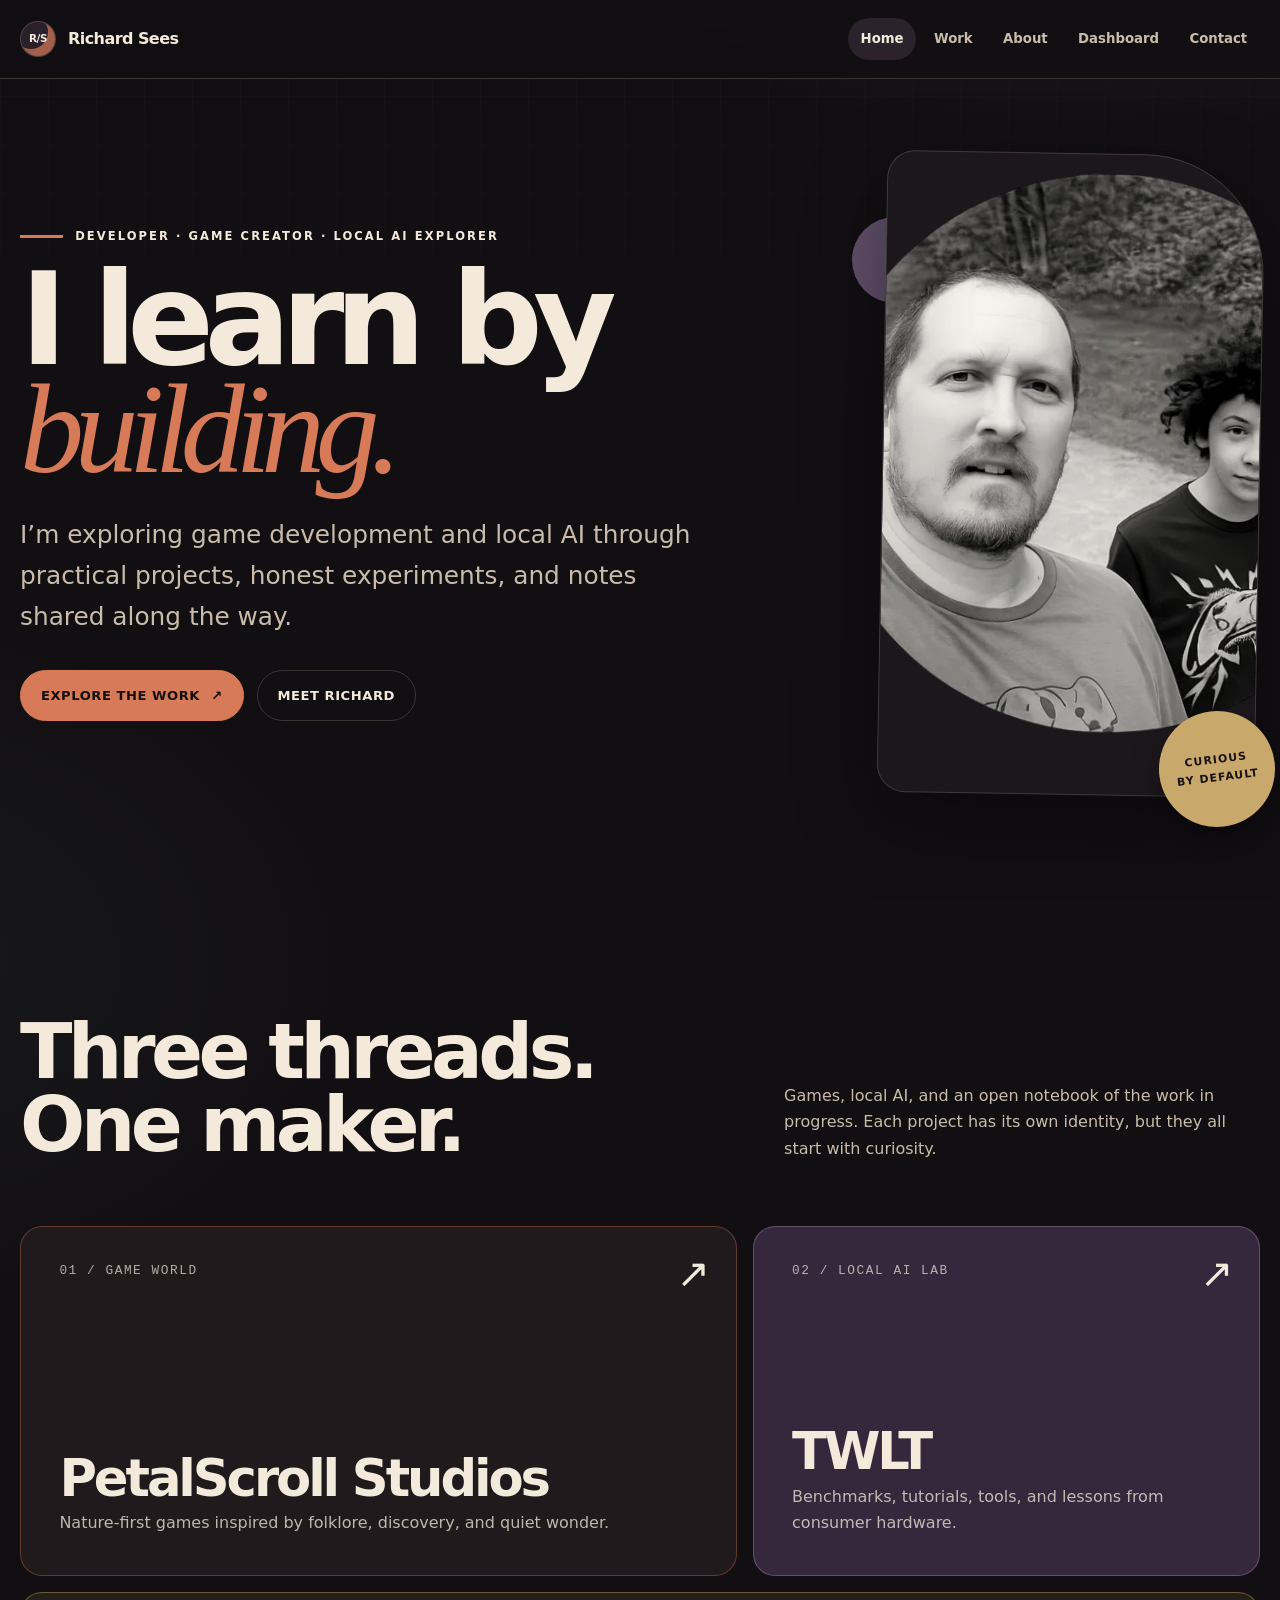
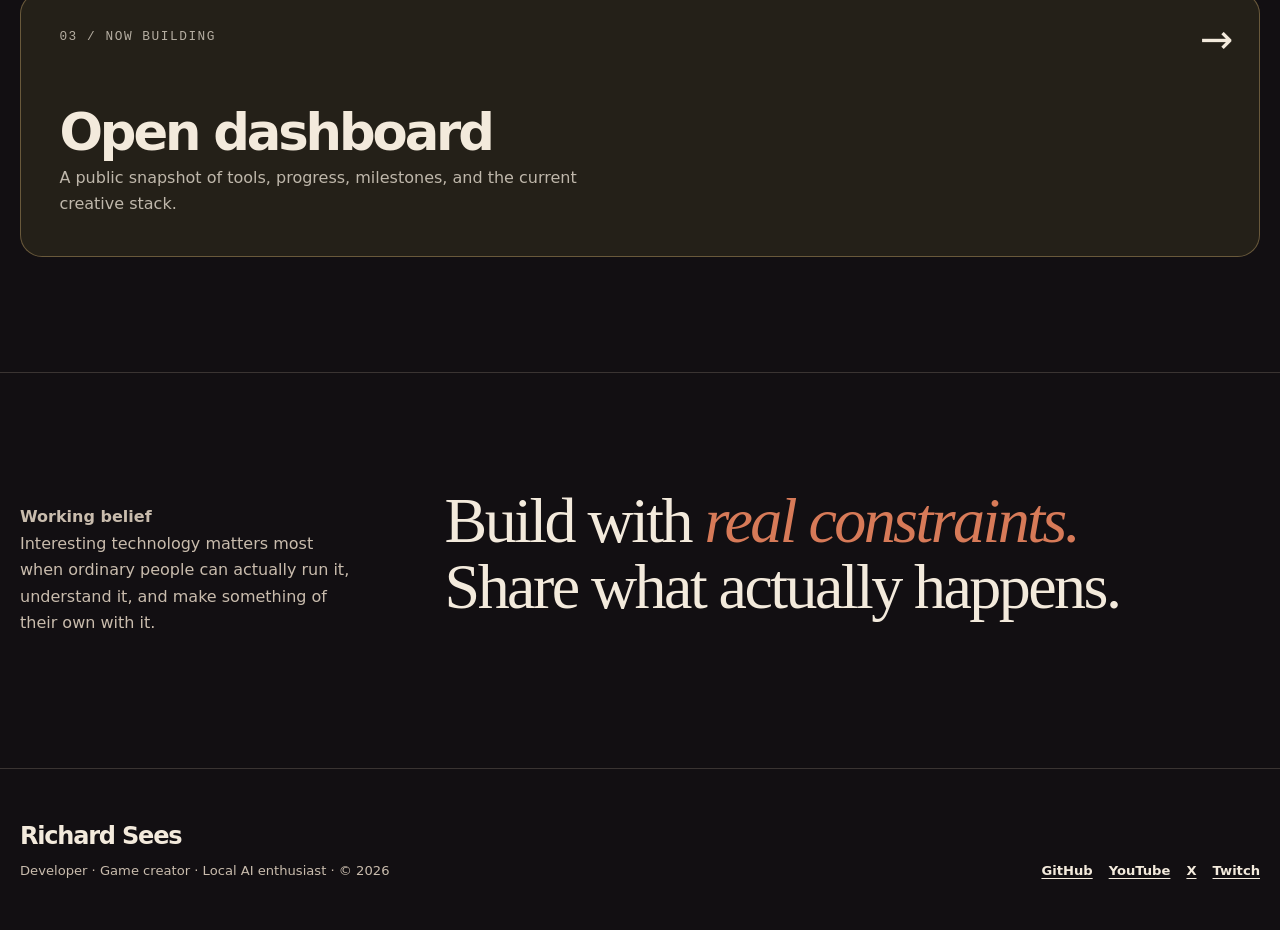
<file: index.html>
<!doctype html>
<html lang="en">
<head>
    <meta charset="utf-8"><meta name="viewport" content="width=device-width, initial-scale=1">
    <meta name="description" content="Richard Sees — developer, game creator, and local AI enthusiast building practical, imaginative things.">
    <!-- SOCIAL-METADATA:START -->
    <link rel="canonical" href="https://richard-sees.github.io/mainsite/">
    <meta property="og:title" content="Richard Sees — Developer, Game Creator & Local AI Enthusiast">
    <meta property="og:description" content="Richard Sees — developer, game creator, and local AI enthusiast building practical, imaginative things.">
    <meta property="og:type" content="website">
    <meta property="og:url" content="https://richard-sees.github.io/mainsite/">
    <meta property="og:image" content="https://richard-sees.github.io/mainsite/assets/share-card.webp">
    <meta property="og:image:width" content="1200">
    <meta property="og:image:height" content="630">
    <meta property="og:image:alt" content="Richard Sees — developer, game creator, and local AI enthusiast">
    <meta name="twitter:card" content="summary_large_image">
    <meta name="twitter:title" content="Richard Sees — Developer, Game Creator & Local AI Enthusiast">
    <meta name="twitter:description" content="Richard Sees — developer, game creator, and local AI enthusiast building practical, imaginative things.">
    <meta name="twitter:image" content="https://richard-sees.github.io/mainsite/assets/share-card.webp">
    <meta name="twitter:image:alt" content="Richard Sees — developer, game creator, and local AI enthusiast">
    <!-- SOCIAL-METADATA:END -->
    <title>Richard Sees — Developer, Game Creator & Local AI Enthusiast</title>
    <link rel="icon" href="favicon.ico"><link rel="stylesheet" href="css/site.css">
</head>
<body data-page="home" data-root=".">
    <a class="skip-link" href="#main">Skip to content</a><!-- STATIC-SHELL:HEADER:START -->
    <header class="site-header">
        <nav class="shell nav" aria-label="Primary navigation">
            <a class="brand" href="./index.html" aria-label="Richard Sees home"><span class="brand-mark" aria-hidden="true">R/S</span><span>Richard Sees</span></a>
            <button class="nav-toggle" type="button" aria-expanded="false" aria-controls="site-nav" aria-label="Open navigation">
                <span></span><span></span><span></span>
            </button>
            <ul class="nav-links" id="site-nav"><li><a href="./index.html" aria-current="page">Home</a></li><li><a href="./portfolio.html">Work</a></li><li><a href="./about.html">About</a></li><li><a href="./dashboard.html">Dashboard</a></li><li><a href="./contact.html">Contact</a></li></ul>
        </nav>
    </header>
    <!-- STATIC-SHELL:HEADER:END -->
    <main id="main">
        <section class="hero">
            <div class="shell hero-grid">
                <div class="hero-copy reveal">
                    <p class="eyebrow">Developer · Game creator · Local AI explorer</p>
                    <h1 class="display">I learn by <em>building.</em></h1>
                    <p class="lede">I’m exploring game development and local AI through practical projects, honest experiments, and notes shared along the way.</p>
                    <div class="hero-actions"><a class="button" href="portfolio.html">Explore the work <span aria-hidden="true">↗</span></a><a class="button secondary" href="about.html">Meet Richard</a></div>
                </div>
                <div class="hero-portrait reveal">
                    <span class="portrait-dot" aria-hidden="true"></span>
                    <div class="portrait-frame"><img src="assets/portrait-640.webp" srcset="assets/portrait-640.webp 640w, assets/portrait-960.webp 960w" sizes="(max-width: 900px) 92vw, 540px" alt="Richard outdoors with his son" width="640" height="640" fetchpriority="high" decoding="async"></div>
                    <span class="portrait-stamp">Curious by default</span>
                </div>
            </div>
        </section>

        <section class="section">
            <div class="shell">
                <div class="section-intro reveal"><h2 class="section-title">Three threads.<br>One maker.</h2><p>Games, local AI, and an open notebook of the work in progress. Each project has its own identity, but they all start with curiosity.</p></div>
                <div class="project-grid">
                    <a class="project-card reveal" href="https://petalscroll-studios.github.io/mainsite/index.html"><span class="project-number">01 / GAME WORLD</span><span class="project-arrow" aria-hidden="true">↗</span><div><h3>PetalScroll Studios</h3><p>Nature-first games inspired by folklore, discovery, and quiet wonder.</p></div></a>
                    <a class="project-card reveal" href="https://twlt-today-we-learn-together.github.io/mainsite/index.html"><span class="project-number">02 / LOCAL AI LAB</span><span class="project-arrow" aria-hidden="true">↗</span><div><h3>TWLT</h3><p>Benchmarks, tutorials, tools, and lessons from consumer hardware.</p></div></a>
                    <a class="project-card reveal" href="dashboard.html"><span class="project-number">03 / NOW BUILDING</span><span class="project-arrow" aria-hidden="true">→</span><div><h3>Open dashboard</h3><p>A public snapshot of tools, progress, milestones, and the current creative stack.</p></div></a>
                </div>
            </div>
        </section>

        <section class="section">
            <div class="shell quote-block reveal">
                <p class="quote-note"><strong>Working belief</strong><br>Interesting technology matters most when ordinary people can actually run it, understand it, and make something of their own with it.</p>
                <blockquote>Build with <em>real constraints.</em><br>Share what actually happens.</blockquote>
            </div>
        </section>
    </main>
    <!-- STATIC-SHELL:FOOTER:START -->
    <footer class="site-footer">
        <div class="shell footer-grid">
            <div><div class="footer-brand">Richard Sees</div><p class="footer-copy">Developer · Game creator · Local AI enthusiast · © 2026</p></div>
            <div class="footer-links"><a href="https://github.com/richard-sees" target="_blank" rel="noopener">GitHub</a><a href="https://www.youtube.com/@TWLT-LocalAIEdition" target="_blank" rel="noopener">YouTube</a><a href="https://x.com/richiesees" target="_blank" rel="noopener">X</a><a href="https://www.twitch.tv/richiesees" target="_blank" rel="noopener">Twitch</a></div>
        </div>
    </footer>
    <!-- STATIC-SHELL:FOOTER:END --><script src="js/site.js"></script>
</body>
</html>
</file>
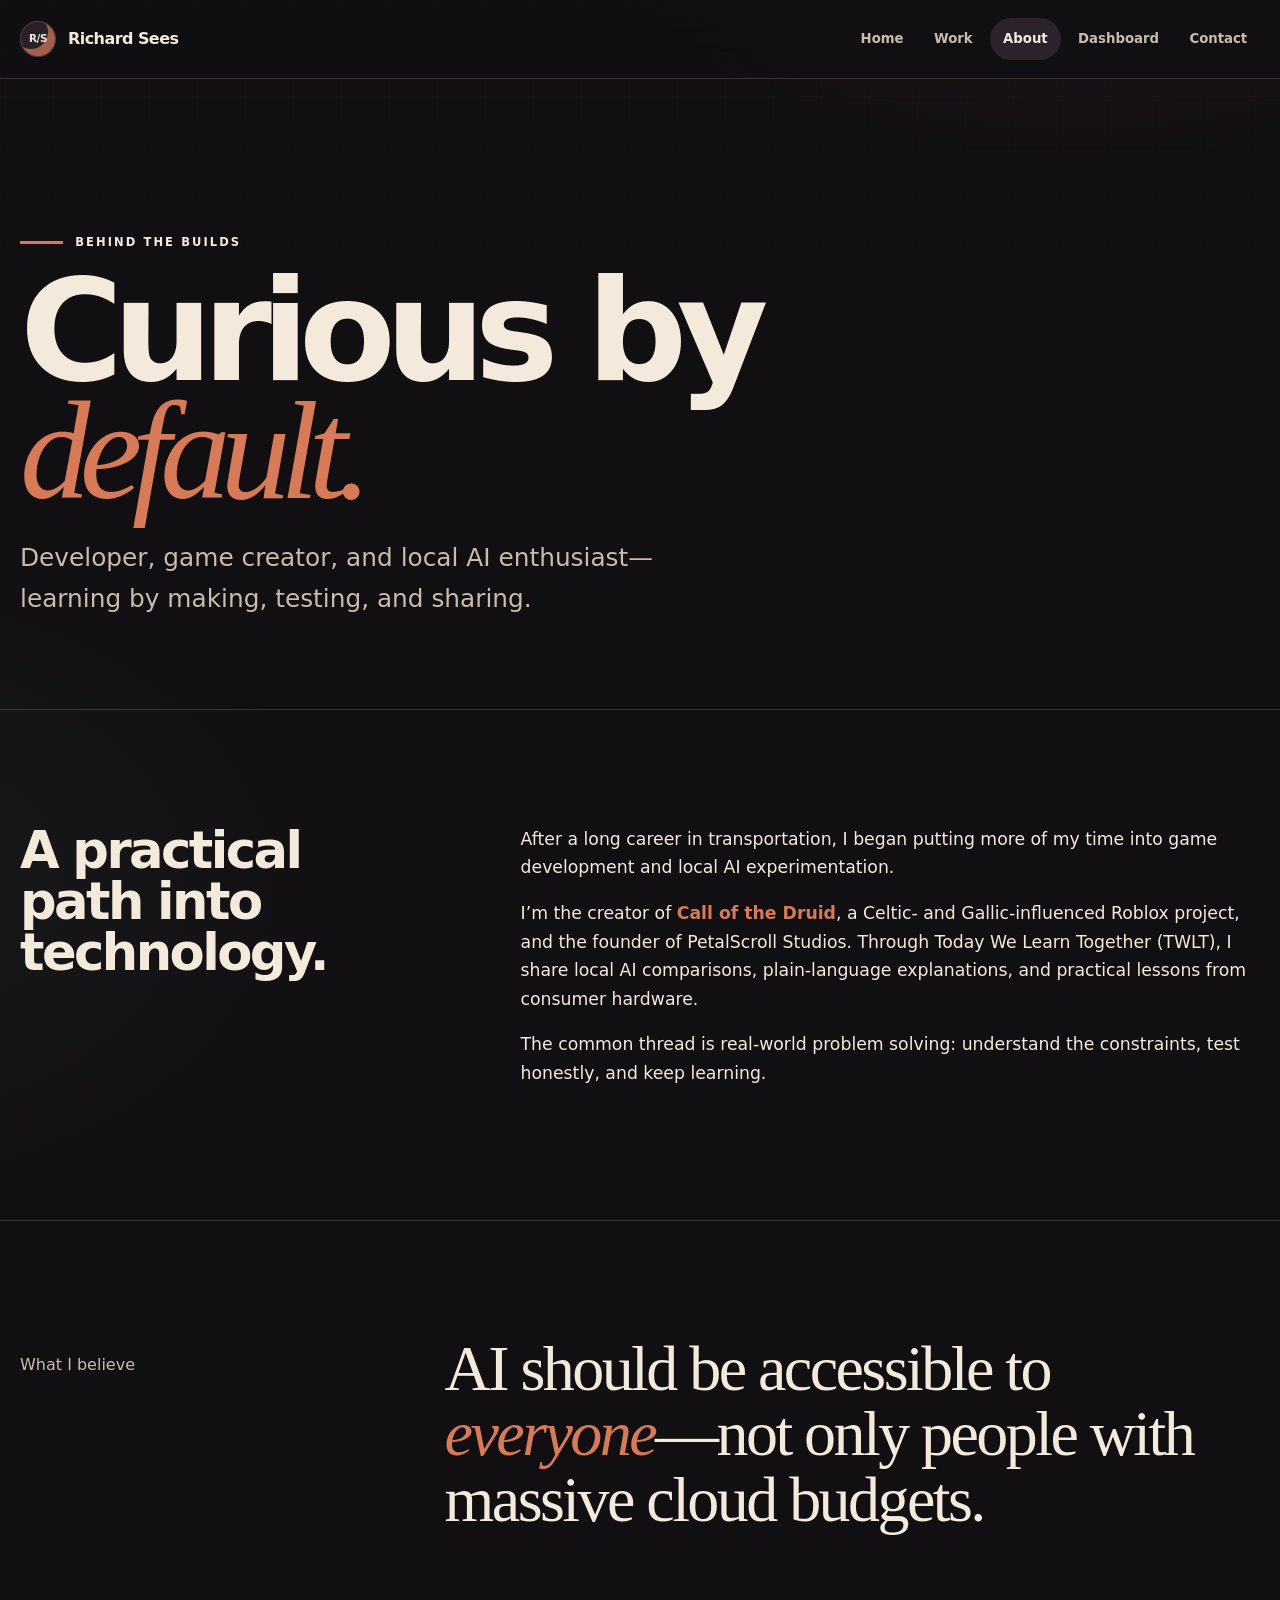
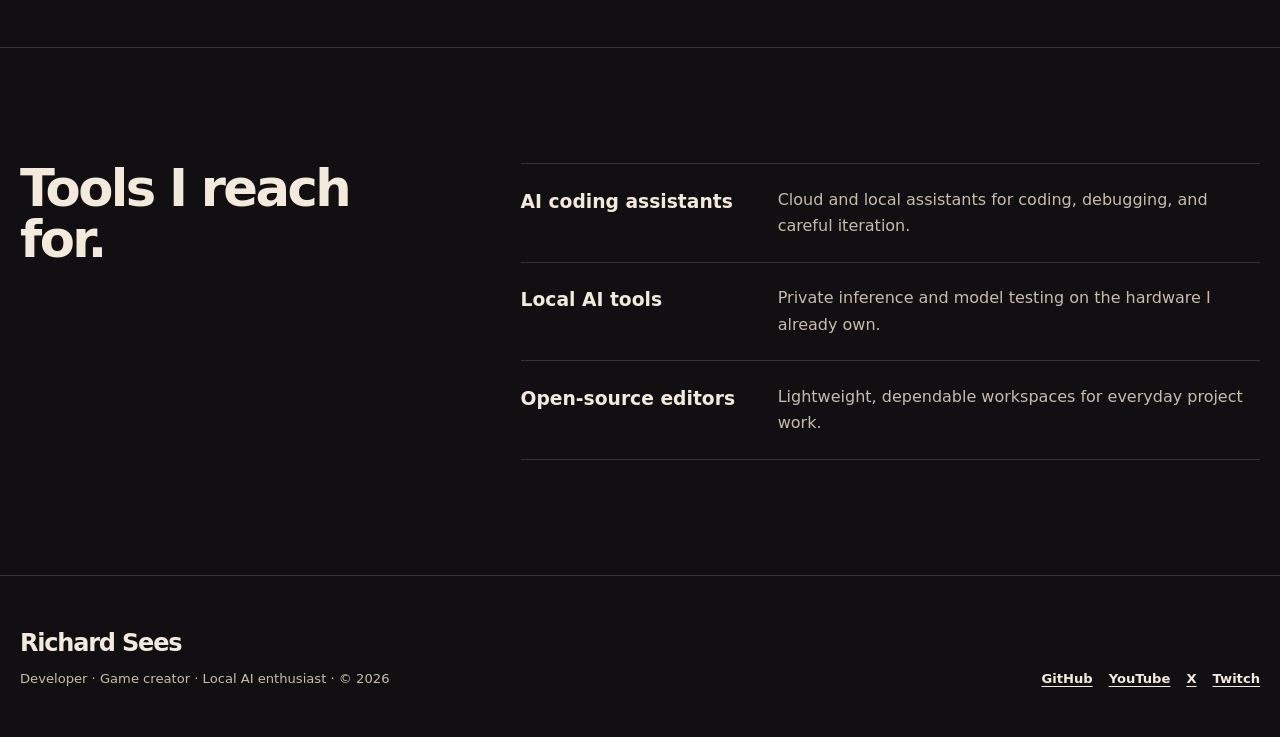
<file: about.html>
<!doctype html>
<html lang="en"><head><meta charset="utf-8"><meta name="viewport" content="width=device-width, initial-scale=1"><meta name="description" content="About Richard Sees, developer, game creator, and local AI enthusiast.">
    <!-- SOCIAL-METADATA:START -->
    <link rel="canonical" href="https://richard-sees.github.io/mainsite/about.html">
    <meta property="og:title" content="About — Richard Sees">
    <meta property="og:description" content="About Richard Sees, developer, game creator, and local AI enthusiast.">
    <meta property="og:type" content="website">
    <meta property="og:url" content="https://richard-sees.github.io/mainsite/about.html">
    <meta property="og:image" content="https://richard-sees.github.io/mainsite/assets/share-card.webp">
    <meta property="og:image:width" content="1200">
    <meta property="og:image:height" content="630">
    <meta property="og:image:alt" content="Richard Sees — developer, game creator, and local AI enthusiast">
    <meta name="twitter:card" content="summary_large_image">
    <meta name="twitter:title" content="About — Richard Sees">
    <meta name="twitter:description" content="About Richard Sees, developer, game creator, and local AI enthusiast.">
    <meta name="twitter:image" content="https://richard-sees.github.io/mainsite/assets/share-card.webp">
    <meta name="twitter:image:alt" content="Richard Sees — developer, game creator, and local AI enthusiast">
    <!-- SOCIAL-METADATA:END --><title>About — Richard Sees</title><link rel="icon" href="favicon.ico"><link rel="stylesheet" href="css/site.css"></head>
<body data-page="about" data-root="."><a class="skip-link" href="#main">Skip to content</a><!-- STATIC-SHELL:HEADER:START -->
    <header class="site-header">
        <nav class="shell nav" aria-label="Primary navigation">
            <a class="brand" href="./index.html" aria-label="Richard Sees home"><span class="brand-mark" aria-hidden="true">R/S</span><span>Richard Sees</span></a>
            <button class="nav-toggle" type="button" aria-expanded="false" aria-controls="site-nav" aria-label="Open navigation">
                <span></span><span></span><span></span>
            </button>
            <ul class="nav-links" id="site-nav"><li><a href="./index.html">Home</a></li><li><a href="./portfolio.html">Work</a></li><li><a href="./about.html" aria-current="page">About</a></li><li><a href="./dashboard.html">Dashboard</a></li><li><a href="./contact.html">Contact</a></li></ul>
        </nav>
    </header>
    <!-- STATIC-SHELL:HEADER:END --><main id="main">
    <section class="page-hero"><div class="shell reveal"><p class="eyebrow">Behind the builds</p><h1 class="display">Curious by<br><em>default.</em></h1><p class="lede">Developer, game creator, and local AI enthusiast—learning by making, testing, and sharing.</p></div></section>
    <section class="section"><div class="shell split reveal"><h2>A practical path into technology.</h2><div class="prose"><p>After a long career in transportation, I began putting more of my time into game development and local AI experimentation.</p><p>I’m the creator of <strong>Call of the Druid</strong>, a Celtic- and Gallic-influenced Roblox project, and the founder of PetalScroll Studios. Through Today We Learn Together (TWLT), I share local AI comparisons, plain-language explanations, and practical lessons from consumer hardware.</p><p>The common thread is real-world problem solving: understand the constraints, test honestly, and keep learning.</p></div></div></section>
    <section class="section"><div class="shell quote-block reveal"><p class="quote-note">What I believe</p><blockquote>AI should be accessible to <em>everyone</em>—not only people with massive cloud budgets.</blockquote></div></section>
    <section class="section"><div class="shell split reveal"><h2>Tools I reach for.</h2><div class="tool-list"><div class="tool-row"><h3>AI coding assistants</h3><p>Cloud and local assistants for coding, debugging, and careful iteration.</p></div><div class="tool-row"><h3>Local AI tools</h3><p>Private inference and model testing on the hardware I already own.</p></div><div class="tool-row"><h3>Open-source editors</h3><p>Lightweight, dependable workspaces for everyday project work.</p></div></div></div></section>
</main><!-- STATIC-SHELL:FOOTER:START -->
    <footer class="site-footer">
        <div class="shell footer-grid">
            <div><div class="footer-brand">Richard Sees</div><p class="footer-copy">Developer · Game creator · Local AI enthusiast · © 2026</p></div>
            <div class="footer-links"><a href="https://github.com/richard-sees" target="_blank" rel="noopener">GitHub</a><a href="https://www.youtube.com/@TWLT-LocalAIEdition" target="_blank" rel="noopener">YouTube</a><a href="https://x.com/richiesees" target="_blank" rel="noopener">X</a><a href="https://www.twitch.tv/richiesees" target="_blank" rel="noopener">Twitch</a></div>
        </div>
    </footer>
    <!-- STATIC-SHELL:FOOTER:END --><script src="js/site.js"></script></body></html>
</file>
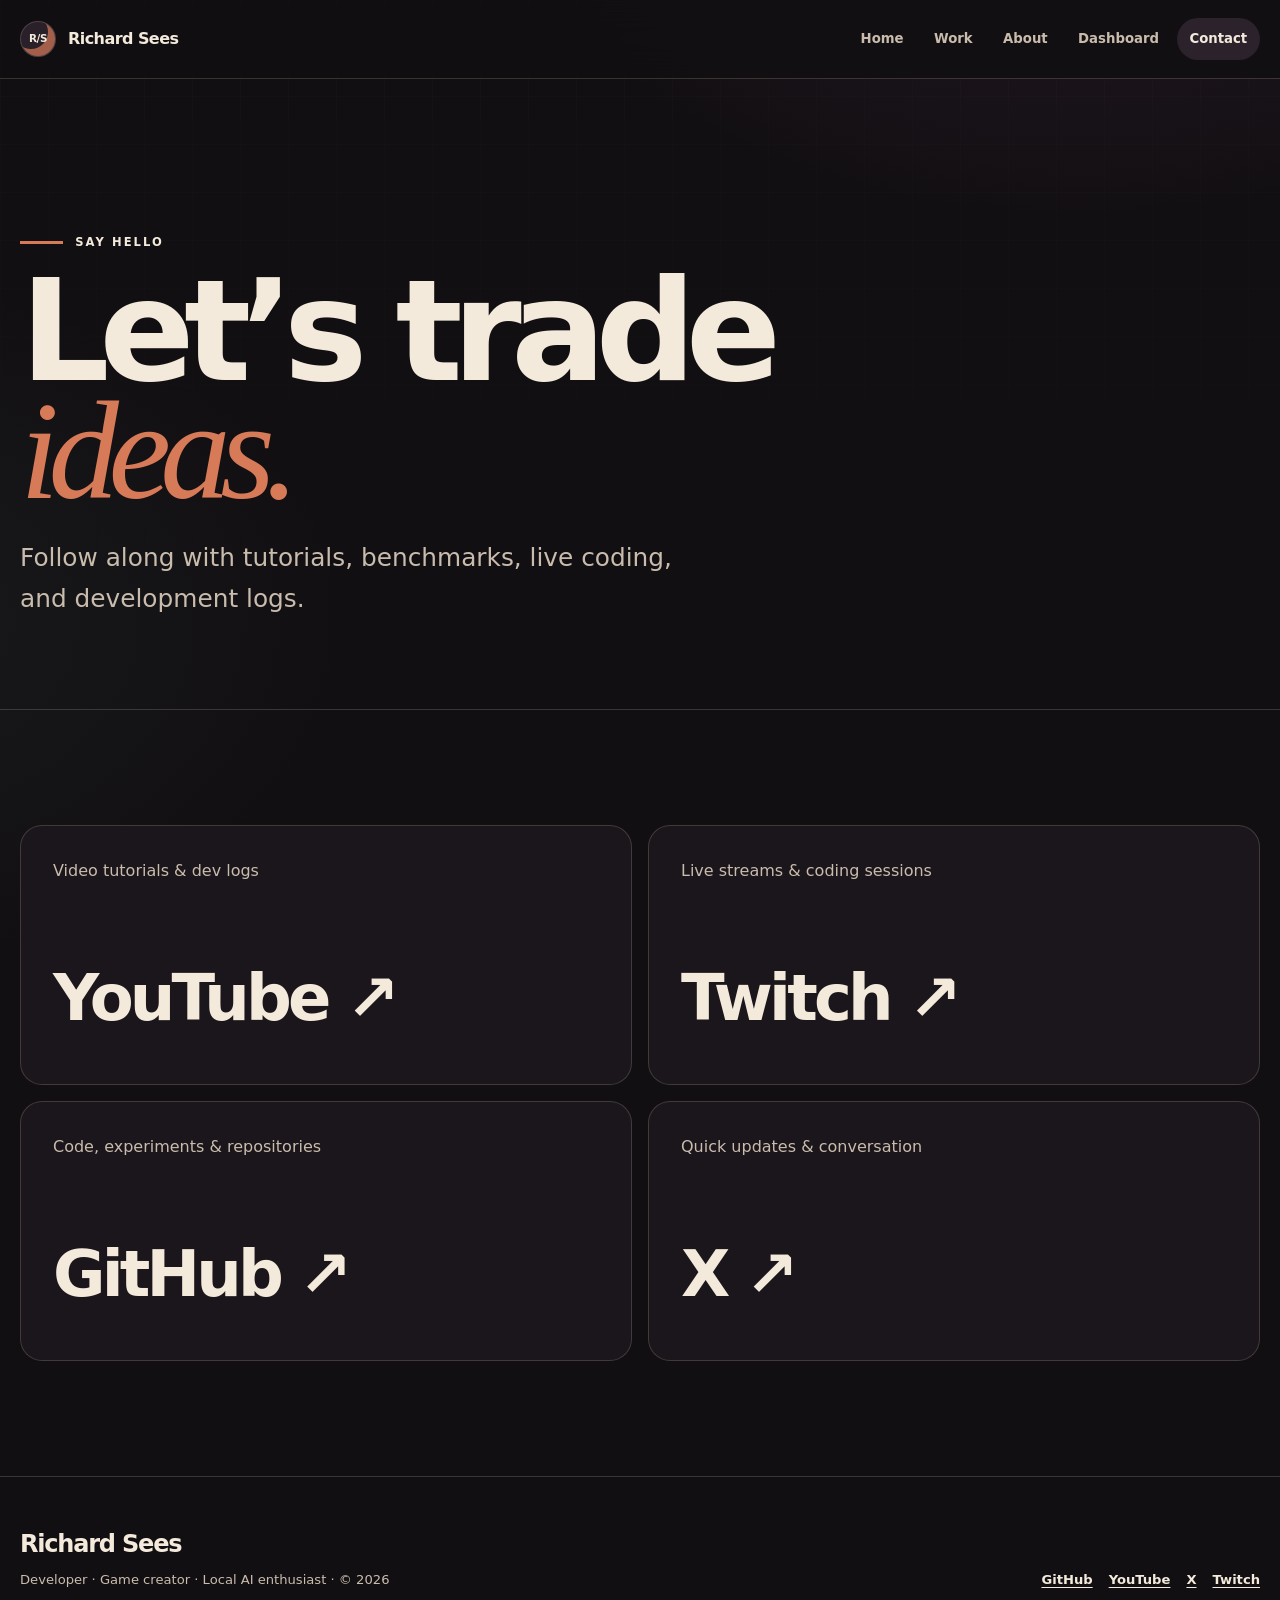
<file: contact.html>
<!doctype html>
<html lang="en"><head><meta charset="utf-8"><meta name="viewport" content="width=device-width, initial-scale=1"><meta name="description" content="Connect with Richard Sees.">
    <!-- SOCIAL-METADATA:START -->
    <link rel="canonical" href="https://richard-sees.github.io/mainsite/contact.html">
    <meta property="og:title" content="Contact — Richard Sees">
    <meta property="og:description" content="Connect with Richard Sees.">
    <meta property="og:type" content="website">
    <meta property="og:url" content="https://richard-sees.github.io/mainsite/contact.html">
    <meta property="og:image" content="https://richard-sees.github.io/mainsite/assets/share-card.webp">
    <meta property="og:image:width" content="1200">
    <meta property="og:image:height" content="630">
    <meta property="og:image:alt" content="Richard Sees — developer, game creator, and local AI enthusiast">
    <meta name="twitter:card" content="summary_large_image">
    <meta name="twitter:title" content="Contact — Richard Sees">
    <meta name="twitter:description" content="Connect with Richard Sees.">
    <meta name="twitter:image" content="https://richard-sees.github.io/mainsite/assets/share-card.webp">
    <meta name="twitter:image:alt" content="Richard Sees — developer, game creator, and local AI enthusiast">
    <!-- SOCIAL-METADATA:END --><title>Contact — Richard Sees</title><link rel="icon" href="favicon.ico"><link rel="stylesheet" href="css/site.css"></head>
<body data-page="contact" data-root="."><a class="skip-link" href="#main">Skip to content</a><!-- STATIC-SHELL:HEADER:START -->
    <header class="site-header">
        <nav class="shell nav" aria-label="Primary navigation">
            <a class="brand" href="./index.html" aria-label="Richard Sees home"><span class="brand-mark" aria-hidden="true">R/S</span><span>Richard Sees</span></a>
            <button class="nav-toggle" type="button" aria-expanded="false" aria-controls="site-nav" aria-label="Open navigation">
                <span></span><span></span><span></span>
            </button>
            <ul class="nav-links" id="site-nav"><li><a href="./index.html">Home</a></li><li><a href="./portfolio.html">Work</a></li><li><a href="./about.html">About</a></li><li><a href="./dashboard.html">Dashboard</a></li><li><a href="./contact.html" aria-current="page">Contact</a></li></ul>
        </nav>
    </header>
    <!-- STATIC-SHELL:HEADER:END --><main id="main">
    <section class="page-hero"><div class="shell reveal"><p class="eyebrow">Say hello</p><h1 class="display">Let’s trade<br><em>ideas.</em></h1><p class="lede">Follow along with tutorials, benchmarks, live coding, and development logs.</p></div></section>
    <section class="section"><div class="shell contact-grid">
        <a class="contact-card reveal" href="https://www.youtube.com/@TWLT-LocalAIEdition" target="_blank" rel="noopener"><span>Video tutorials & dev logs</span><h2>YouTube ↗</h2></a>
        <a class="contact-card reveal" href="https://www.twitch.tv/richiesees" target="_blank" rel="noopener"><span>Live streams & coding sessions</span><h2>Twitch ↗</h2></a>
        <a class="contact-card reveal" href="https://github.com/richard-sees"><span>Code, experiments & repositories</span><h2>GitHub ↗</h2></a>
        <a class="contact-card reveal" href="https://x.com/richiesees" target="_blank" rel="noopener"><span>Quick updates & conversation</span><h2>X ↗</h2></a>
    </div></section>
</main><!-- STATIC-SHELL:FOOTER:START -->
    <footer class="site-footer">
        <div class="shell footer-grid">
            <div><div class="footer-brand">Richard Sees</div><p class="footer-copy">Developer · Game creator · Local AI enthusiast · © 2026</p></div>
            <div class="footer-links"><a href="https://github.com/richard-sees" target="_blank" rel="noopener">GitHub</a><a href="https://www.youtube.com/@TWLT-LocalAIEdition" target="_blank" rel="noopener">YouTube</a><a href="https://x.com/richiesees" target="_blank" rel="noopener">X</a><a href="https://www.twitch.tv/richiesees" target="_blank" rel="noopener">Twitch</a></div>
        </div>
    </footer>
    <!-- STATIC-SHELL:FOOTER:END --><script src="js/site.js"></script></body></html>
</file>
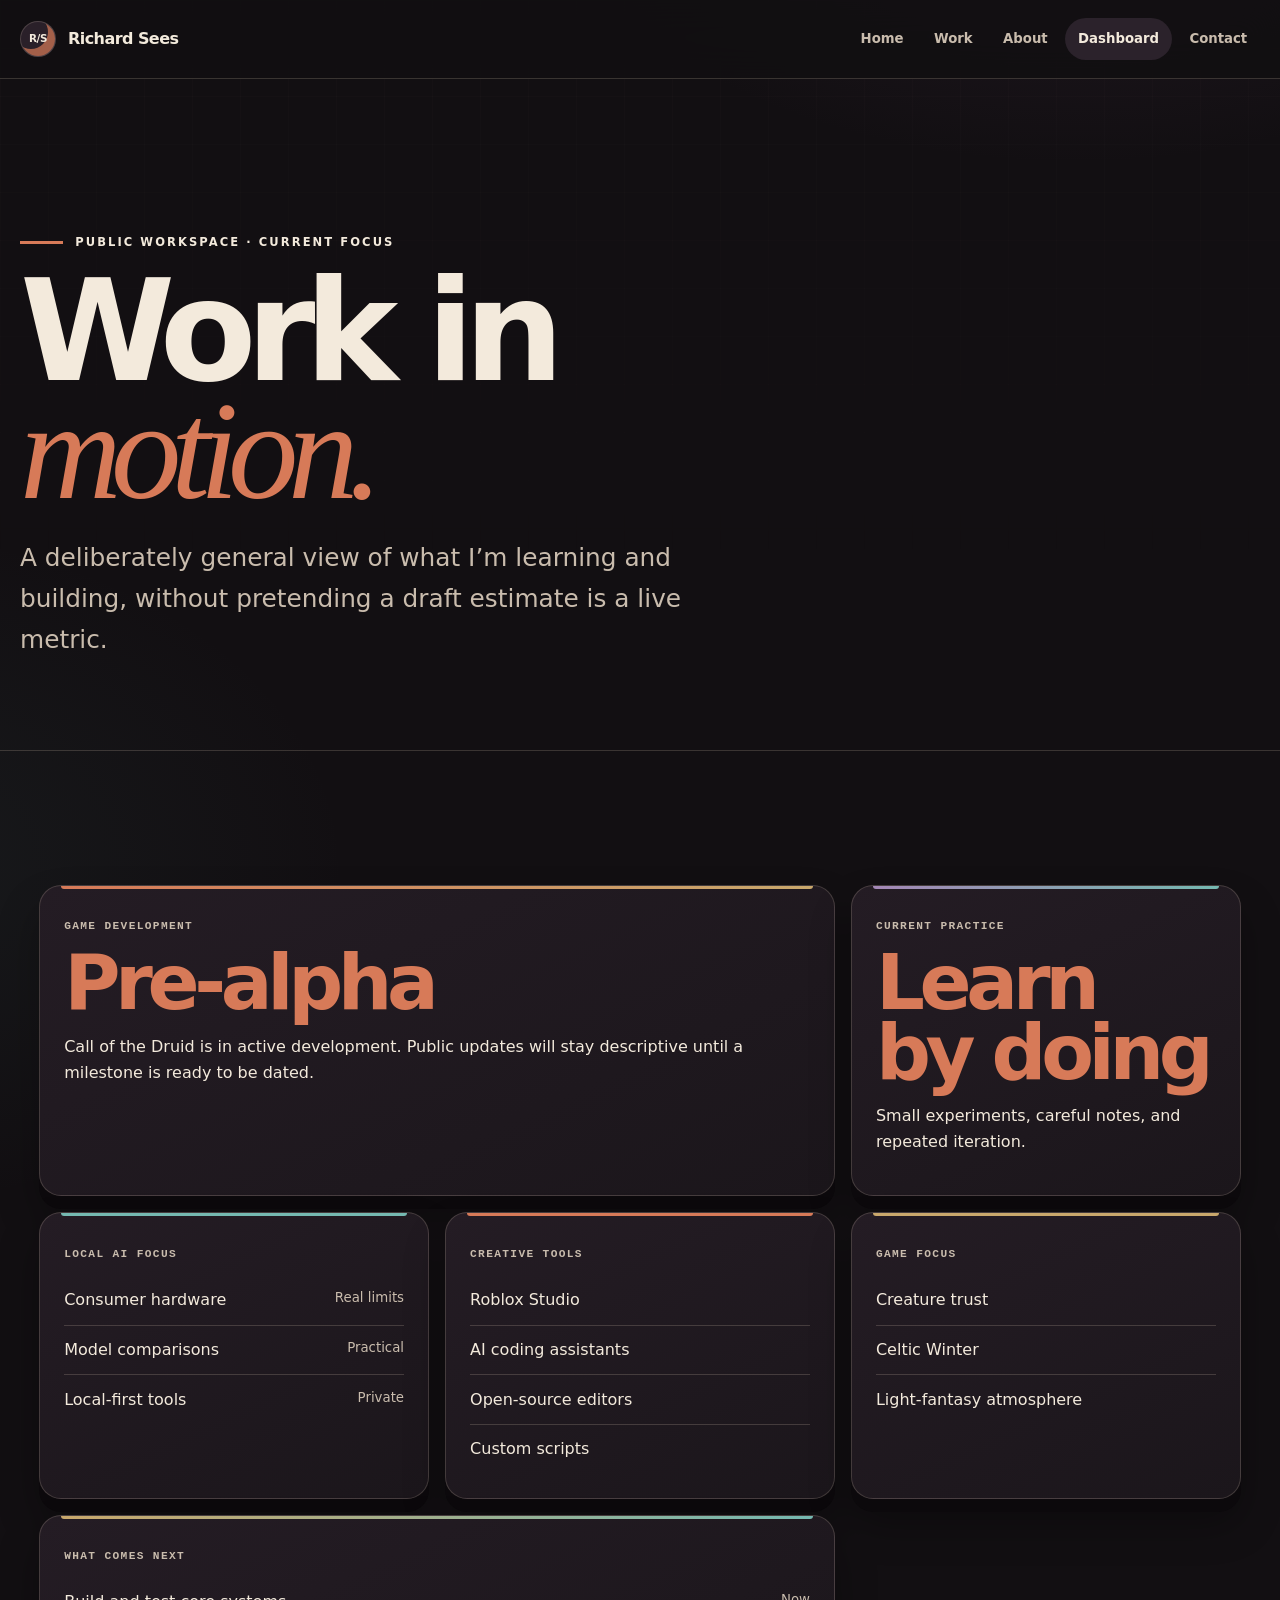
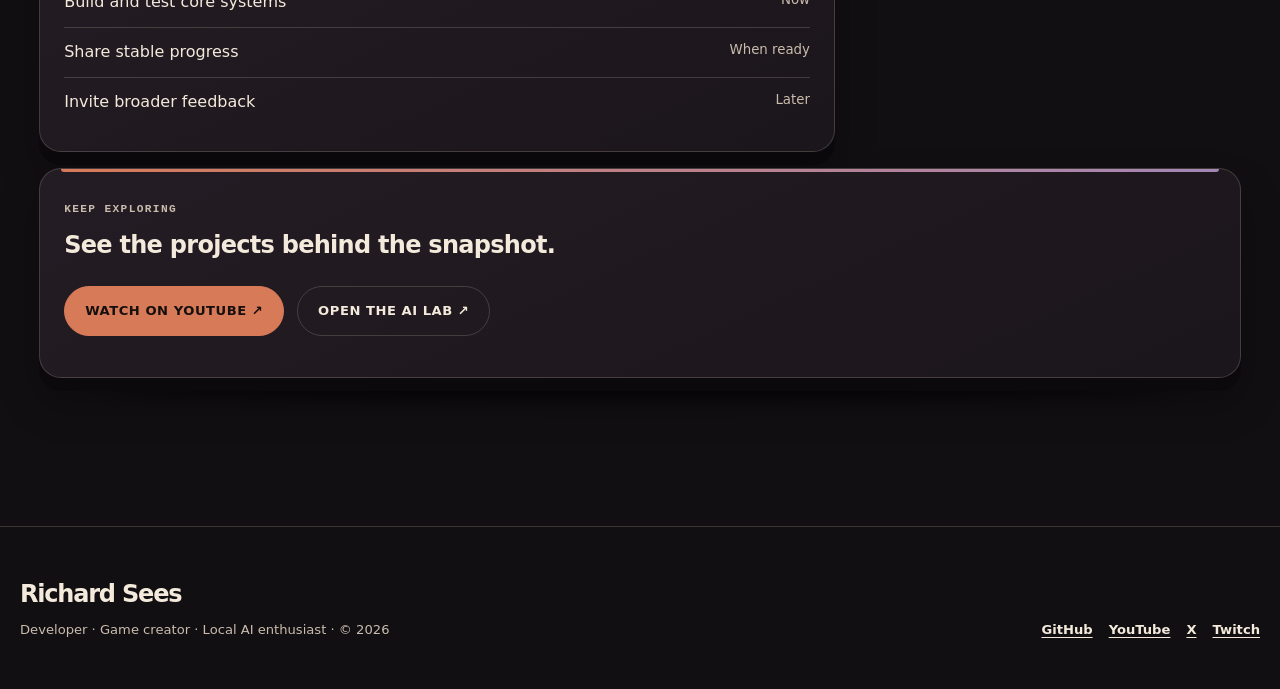
<file: dashboard.html>
<!doctype html>
<html lang="en"><head><meta charset="utf-8"><meta name="viewport" content="width=device-width, initial-scale=1"><meta name="description" content="Richard Sees public project dashboard.">
    <!-- SOCIAL-METADATA:START -->
    <link rel="canonical" href="https://richard-sees.github.io/mainsite/dashboard.html">
    <meta property="og:title" content="Dashboard — Richard Sees">
    <meta property="og:description" content="Richard Sees public project dashboard.">
    <meta property="og:type" content="website">
    <meta property="og:url" content="https://richard-sees.github.io/mainsite/dashboard.html">
    <meta property="og:image" content="https://richard-sees.github.io/mainsite/assets/share-card.webp">
    <meta property="og:image:width" content="1200">
    <meta property="og:image:height" content="630">
    <meta property="og:image:alt" content="Richard Sees — developer, game creator, and local AI enthusiast">
    <meta name="twitter:card" content="summary_large_image">
    <meta name="twitter:title" content="Dashboard — Richard Sees">
    <meta name="twitter:description" content="Richard Sees public project dashboard.">
    <meta name="twitter:image" content="https://richard-sees.github.io/mainsite/assets/share-card.webp">
    <meta name="twitter:image:alt" content="Richard Sees — developer, game creator, and local AI enthusiast">
    <!-- SOCIAL-METADATA:END --><title>Dashboard — Richard Sees</title><link rel="icon" href="favicon.ico"><link rel="stylesheet" href="css/site.css"></head>
<body data-page="dashboard" data-root="."><a class="skip-link" href="#main">Skip to content</a><!-- STATIC-SHELL:HEADER:START -->
    <header class="site-header">
        <nav class="shell nav" aria-label="Primary navigation">
            <a class="brand" href="./index.html" aria-label="Richard Sees home"><span class="brand-mark" aria-hidden="true">R/S</span><span>Richard Sees</span></a>
            <button class="nav-toggle" type="button" aria-expanded="false" aria-controls="site-nav" aria-label="Open navigation">
                <span></span><span></span><span></span>
            </button>
            <ul class="nav-links" id="site-nav"><li><a href="./index.html">Home</a></li><li><a href="./portfolio.html">Work</a></li><li><a href="./about.html">About</a></li><li><a href="./dashboard.html" aria-current="page">Dashboard</a></li><li><a href="./contact.html">Contact</a></li></ul>
        </nav>
    </header>
    <!-- STATIC-SHELL:HEADER:END --><main id="main">
    <section class="page-hero"><div class="shell reveal"><p class="eyebrow">Public workspace · Current focus</p><h1 class="display">Work in<br><em>motion.</em></h1><p class="lede">A deliberately general view of what I’m learning and building, without pretending a draft estimate is a live metric.</p></div></section>
    <section class="section"><div class="shell dashboard">
        <article class="panel wide reveal" style="--panel-accent:linear-gradient(90deg,var(--accent),var(--acid))"><p class="panel-label">Game development</p><p class="big-stat">Pre-alpha</p><p>Call of the Druid is in active development. Public updates will stay descriptive until a milestone is ready to be dated.</p></article>
        <article class="panel reveal" style="--panel-accent:linear-gradient(90deg,var(--violet),var(--cyan))"><p class="panel-label">Current practice</p><p class="big-stat">Learn<br>by doing</p><p>Small experiments, careful notes, and repeated iteration.</p></article>
        <article class="panel reveal" style="--panel-accent:var(--cyan)"><p class="panel-label">Local AI focus</p><ul class="clean-list"><li><span>Consumer hardware</span><small>Real limits</small></li><li><span>Model comparisons</span><small>Practical</small></li><li><span>Local-first tools</span><small>Private</small></li></ul></article>
        <article class="panel reveal" style="--panel-accent:var(--accent)"><p class="panel-label">Creative tools</p><ul class="clean-list"><li><span>Roblox Studio</span></li><li><span>AI coding assistants</span></li><li><span>Open-source editors</span></li><li><span>Custom scripts</span></li></ul></article>
        <article class="panel reveal" style="--panel-accent:var(--acid)"><p class="panel-label">Game focus</p><ul class="clean-list"><li><span>Creature trust</span></li><li><span>Celtic Winter</span></li><li><span>Light-fantasy atmosphere</span></li></ul></article>
        <article class="panel wide reveal" style="--panel-accent:linear-gradient(90deg,var(--acid),var(--cyan))"><p class="panel-label">What comes next</p><ul class="clean-list"><li><span>Build and test core systems</span><small>Now</small></li><li><span>Share stable progress</span><small>When ready</small></li><li><span>Invite broader feedback</span><small>Later</small></li></ul></article>
        <article class="panel full reveal"><p class="panel-label">Keep exploring</p><h2>See the projects behind the snapshot.</h2><div class="button-row"><a class="button" href="https://www.youtube.com/@TWLT-LocalAIEdition">Watch on YouTube ↗</a><a class="button secondary" href="https://twlt-today-we-learn-together.github.io/mainsite/ai-lab.html">Open the AI Lab ↗</a></div></article>
    </div></section>
</main><!-- STATIC-SHELL:FOOTER:START -->
    <footer class="site-footer">
        <div class="shell footer-grid">
            <div><div class="footer-brand">Richard Sees</div><p class="footer-copy">Developer · Game creator · Local AI enthusiast · © 2026</p></div>
            <div class="footer-links"><a href="https://github.com/richard-sees" target="_blank" rel="noopener">GitHub</a><a href="https://www.youtube.com/@TWLT-LocalAIEdition" target="_blank" rel="noopener">YouTube</a><a href="https://x.com/richiesees" target="_blank" rel="noopener">X</a><a href="https://www.twitch.tv/richiesees" target="_blank" rel="noopener">Twitch</a></div>
        </div>
    </footer>
    <!-- STATIC-SHELL:FOOTER:END --><script src="js/site.js"></script></body></html>
</file>
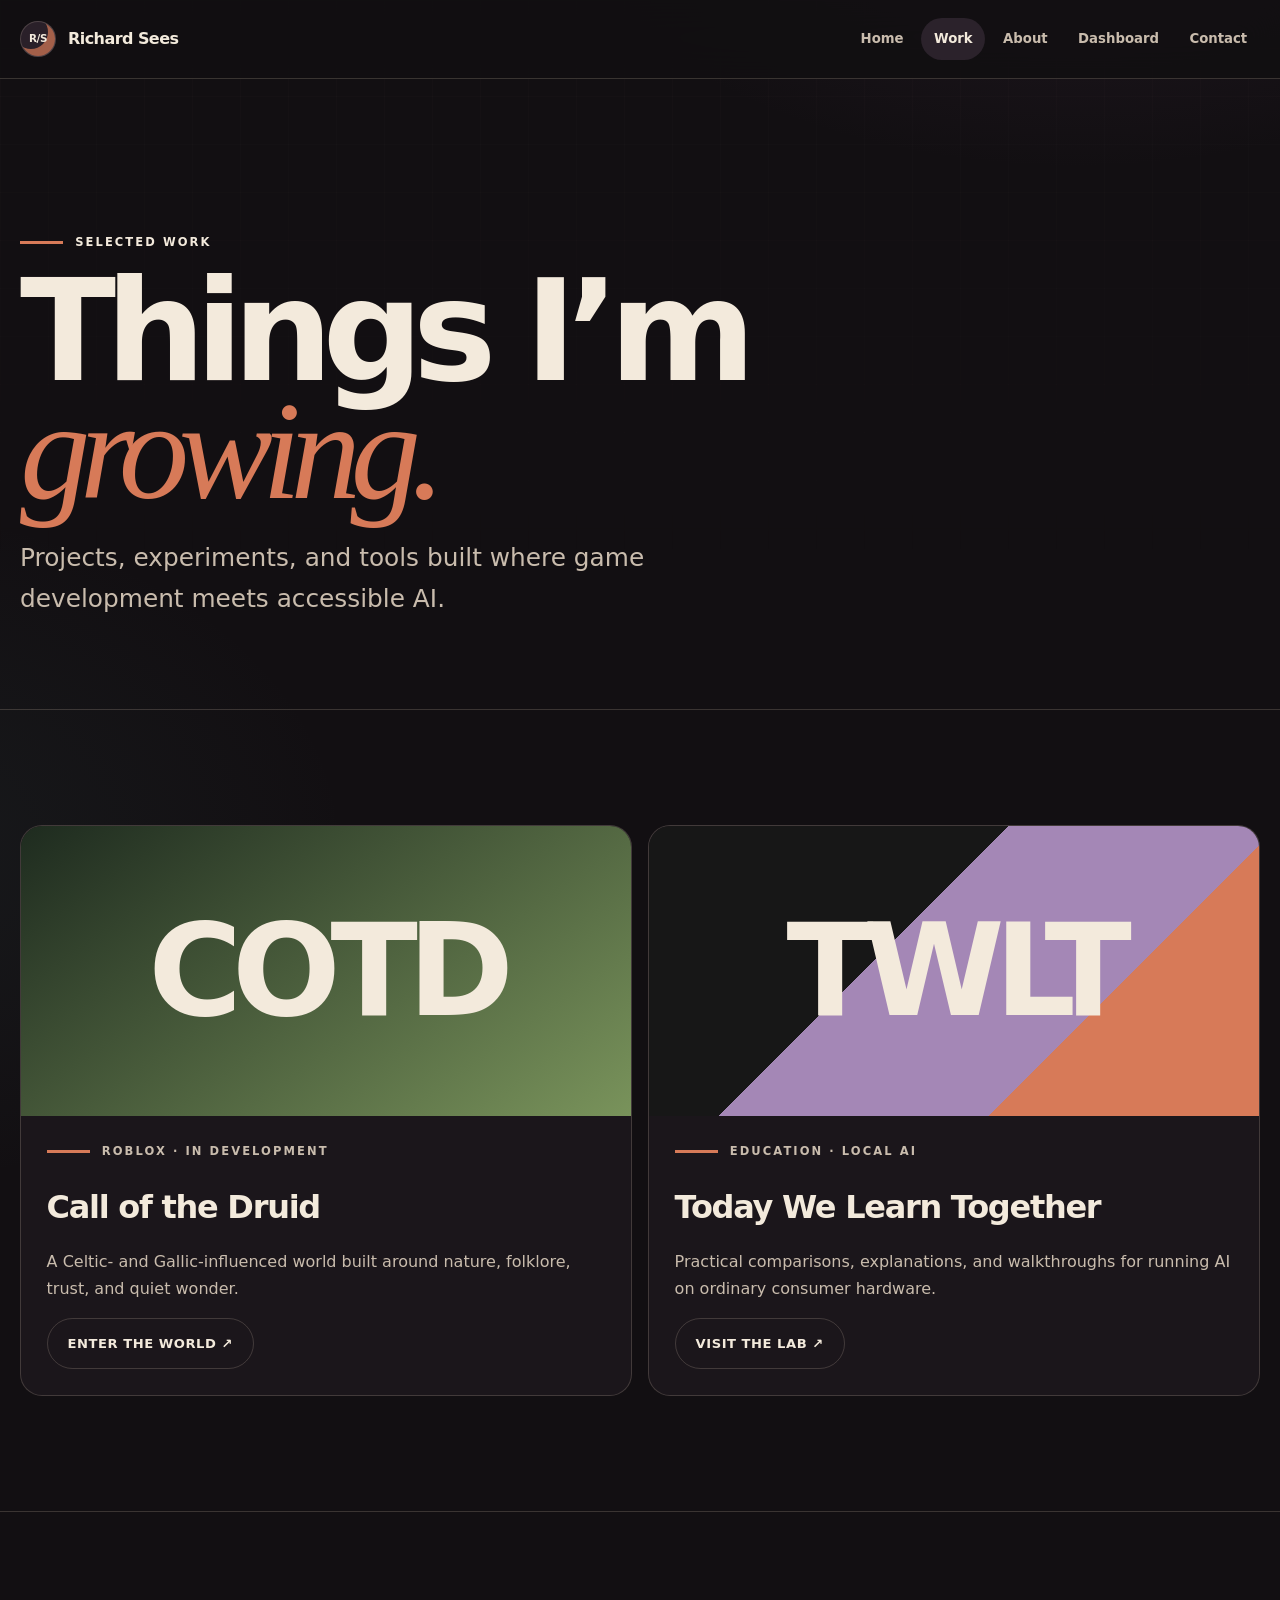
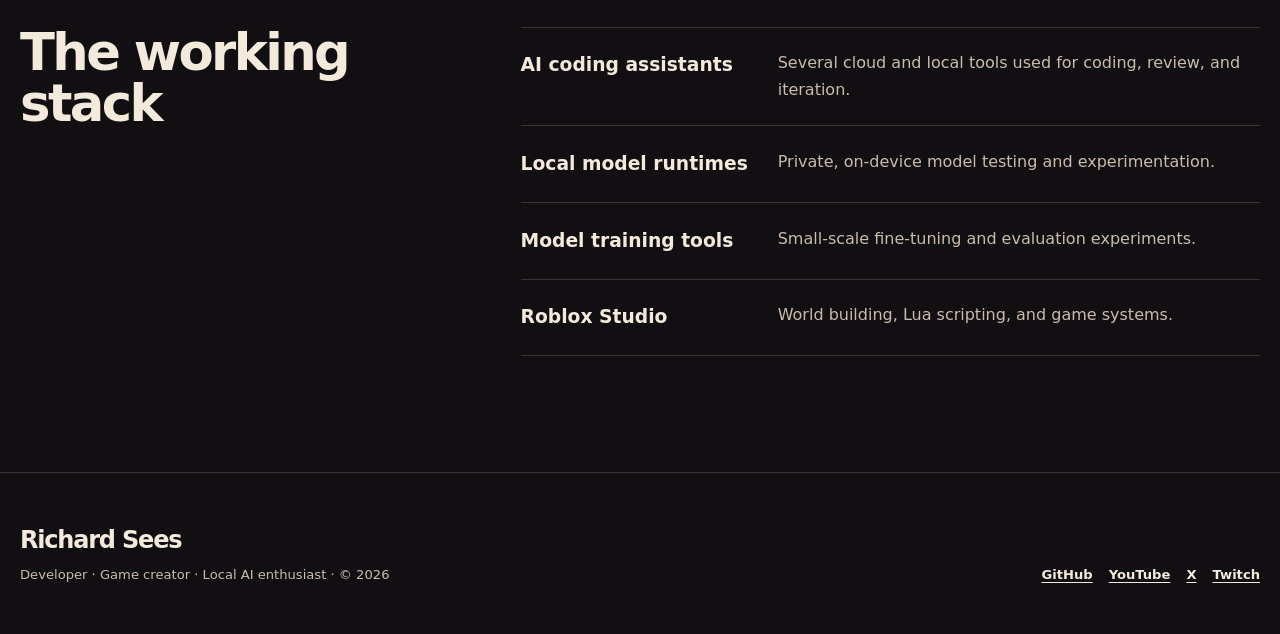
<file: portfolio.html>
<!doctype html>
<html lang="en"><head><meta charset="utf-8"><meta name="viewport" content="width=device-width, initial-scale=1"><meta name="description" content="Projects and experiments by Richard Sees.">
    <!-- SOCIAL-METADATA:START -->
    <link rel="canonical" href="https://richard-sees.github.io/mainsite/portfolio.html">
    <meta property="og:title" content="Work — Richard Sees">
    <meta property="og:description" content="Projects and experiments by Richard Sees.">
    <meta property="og:type" content="website">
    <meta property="og:url" content="https://richard-sees.github.io/mainsite/portfolio.html">
    <meta property="og:image" content="https://richard-sees.github.io/mainsite/assets/share-card.webp">
    <meta property="og:image:width" content="1200">
    <meta property="og:image:height" content="630">
    <meta property="og:image:alt" content="Richard Sees — developer, game creator, and local AI enthusiast">
    <meta name="twitter:card" content="summary_large_image">
    <meta name="twitter:title" content="Work — Richard Sees">
    <meta name="twitter:description" content="Projects and experiments by Richard Sees.">
    <meta name="twitter:image" content="https://richard-sees.github.io/mainsite/assets/share-card.webp">
    <meta name="twitter:image:alt" content="Richard Sees — developer, game creator, and local AI enthusiast">
    <!-- SOCIAL-METADATA:END --><title>Work — Richard Sees</title><link rel="icon" href="favicon.ico"><link rel="stylesheet" href="css/site.css"></head>
<body data-page="portfolio" data-root="."><a class="skip-link" href="#main">Skip to content</a><!-- STATIC-SHELL:HEADER:START -->
    <header class="site-header">
        <nav class="shell nav" aria-label="Primary navigation">
            <a class="brand" href="./index.html" aria-label="Richard Sees home"><span class="brand-mark" aria-hidden="true">R/S</span><span>Richard Sees</span></a>
            <button class="nav-toggle" type="button" aria-expanded="false" aria-controls="site-nav" aria-label="Open navigation">
                <span></span><span></span><span></span>
            </button>
            <ul class="nav-links" id="site-nav"><li><a href="./index.html">Home</a></li><li><a href="./portfolio.html" aria-current="page">Work</a></li><li><a href="./about.html">About</a></li><li><a href="./dashboard.html">Dashboard</a></li><li><a href="./contact.html">Contact</a></li></ul>
        </nav>
    </header>
    <!-- STATIC-SHELL:HEADER:END --><main id="main">
    <section class="page-hero"><div class="shell reveal"><p class="eyebrow">Selected work</p><h1 class="display">Things I’m<br><em>growing.</em></h1><p class="lede">Projects, experiments, and tools built where game development meets accessible AI.</p></div></section>
    <section class="section"><div class="shell work-grid">
        <article class="work-card reveal"><div class="work-visual game"><span class="work-glyph">COTD</span></div><div class="work-body"><p class="eyebrow">Roblox · In development</p><h2>Call of the Druid</h2><p>A Celtic- and Gallic-influenced world built around nature, folklore, trust, and quiet wonder.</p><a class="button secondary" href="https://petalscroll-studios.github.io/mainsite/games/call-of-the-druid.html">Enter the world ↗</a></div></article>
        <article class="work-card reveal"><div class="work-visual ai"><span class="work-glyph">TWLT</span></div><div class="work-body"><p class="eyebrow">Education · Local AI</p><h2>Today We Learn Together</h2><p>Practical comparisons, explanations, and walkthroughs for running AI on ordinary consumer hardware.</p><a class="button secondary" href="https://twlt-today-we-learn-together.github.io/mainsite/index.html">Visit the lab ↗</a></div></article>
    </div></section>
    <section class="section"><div class="shell split reveal"><h2>The working stack</h2><div class="tool-list"><div class="tool-row"><h3>AI coding assistants</h3><p>Several cloud and local tools used for coding, review, and iteration.</p></div><div class="tool-row"><h3>Local model runtimes</h3><p>Private, on-device model testing and experimentation.</p></div><div class="tool-row"><h3>Model training tools</h3><p>Small-scale fine-tuning and evaluation experiments.</p></div><div class="tool-row"><h3>Roblox Studio</h3><p>World building, Lua scripting, and game systems.</p></div></div></div></section>
</main><!-- STATIC-SHELL:FOOTER:START -->
    <footer class="site-footer">
        <div class="shell footer-grid">
            <div><div class="footer-brand">Richard Sees</div><p class="footer-copy">Developer · Game creator · Local AI enthusiast · © 2026</p></div>
            <div class="footer-links"><a href="https://github.com/richard-sees" target="_blank" rel="noopener">GitHub</a><a href="https://www.youtube.com/@TWLT-LocalAIEdition" target="_blank" rel="noopener">YouTube</a><a href="https://x.com/richiesees" target="_blank" rel="noopener">X</a><a href="https://www.twitch.tv/richiesees" target="_blank" rel="noopener">Twitch</a></div>
        </div>
    </footer>
    <!-- STATIC-SHELL:FOOTER:END --><script src="js/site.js"></script></body></html>
</file>
<file: css/site.css>
:root {
    color-scheme: dark;
    --paper: #120f12;
    --paper-2: #1c171b;
    --ink: #f3eadc;
    --ink-soft: #c9bcad;
    --line: rgba(240, 222, 201, 0.18);
    --panel: #1b161b;
    --panel-raised: #241c24;
    --accent: #d77a58;
    --violet: #a487b6;
    --cyan: #75b9b1;
    --acid: #c9a86c;
    --shadow: 0 28px 80px rgba(0, 0, 0, 0.42);
    --radius: 22px;
    --max: 1240px;
}

*, *::before, *::after { box-sizing: border-box; }
html { scroll-behavior: smooth; }
body {
    margin: 0;
    min-width: 320px;
    background:
        radial-gradient(900px 560px at 84% -8%, rgba(110, 70, 111, 0.2), transparent 62%),
        radial-gradient(760px 520px at -12% 38%, rgba(78, 124, 119, 0.1), transparent 66%),
        var(--paper);
    color: var(--ink);
    font-family: Inter, ui-sans-serif, system-ui, -apple-system, BlinkMacSystemFont, "Segoe UI", sans-serif;
    line-height: 1.65;
    text-rendering: optimizeLegibility;
}
body::before {
    content: "";
    position: fixed;
    inset: 0;
    z-index: -2;
    pointer-events: none;
    background-image: linear-gradient(var(--line) 1px, transparent 1px), linear-gradient(90deg, var(--line) 1px, transparent 1px);
    background-size: 48px 48px;
    opacity: 0.11;
    mask-image: linear-gradient(to bottom, #000, transparent 75%);
}
a { color: inherit; text-decoration-thickness: 1px; text-underline-offset: 0.22em; }
img { display: block; max-width: 100%; }
button, input, textarea { font: inherit; }
button, a { -webkit-tap-highlight-color: transparent; }
:focus-visible { outline: 3px solid var(--cyan); outline-offset: 4px; }
.skip-link { position: fixed; top: 0; left: 1rem; z-index: 999; padding: 0.7rem 1rem; background: var(--ink); color: var(--paper); transform: translateY(-120%); }
.skip-link:focus { transform: translateY(0); }
.shell { width: min(calc(100% - 40px), var(--max)); margin-inline: auto; }
.section { padding: clamp(4rem, 9vw, 8rem) 0; }
.section + .section { border-top: 1px solid var(--line); }
.eyebrow { display: flex; align-items: center; gap: 0.75rem; margin: 0 0 1.25rem; font-size: 0.72rem; font-weight: 800; letter-spacing: 0.18em; text-transform: uppercase; }
.eyebrow::before { content: ""; width: 2.7rem; height: 3px; background: var(--accent); }
.display { margin: 0; max-width: 950px; font-size: clamp(3.5rem, 10vw, 9rem); font-weight: 900; letter-spacing: -0.075em; line-height: 0.84; }
.display em { font-family: Georgia, serif; font-weight: 400; color: var(--accent); }
.lede { max-width: 700px; font-size: clamp(1.15rem, 2vw, 1.55rem); color: var(--ink-soft); }
.section-title { margin: 0; max-width: 820px; font-size: clamp(2.6rem, 6vw, 5.6rem); letter-spacing: -0.06em; line-height: 0.95; }
.section-intro { display: grid; grid-template-columns: 1fr minmax(280px, 0.65fr); gap: 2rem; align-items: end; margin-bottom: clamp(2rem, 5vw, 4.5rem); }
.section-intro p { margin: 0; color: var(--ink-soft); }

.site-header { position: sticky; top: 0; z-index: 100; border-bottom: 1px solid var(--line); background: color-mix(in srgb, var(--paper) 88%, transparent); backdrop-filter: blur(18px); }
.nav { min-height: 78px; display: flex; align-items: center; gap: 2rem; }
.brand { display: inline-flex; align-items: center; gap: 0.75rem; margin-right: auto; text-decoration: none; font-weight: 850; letter-spacing: -0.035em; }
.brand-mark { display: grid; place-items: center; width: 36px; height: 36px; color: var(--ink); background: #2a2029; border: 1px solid var(--line); border-radius: 50%; font-size: 0.65rem; letter-spacing: -0.04em; box-shadow: inset -7px -7px 0 rgba(215, 122, 88, 0.7); }
.nav-links { display: flex; align-items: center; gap: 0.3rem; margin: 0; padding: 0; list-style: none; }
.nav-links a { display: block; padding: 0.65rem 0.8rem; border-radius: 999px; color: var(--ink-soft); font-size: 0.83rem; font-weight: 750; text-decoration: none; }
.nav-links a:hover, .nav-links a[aria-current="page"] { background: #2b222b; color: var(--ink); }
.nav-toggle { display: none; width: 44px; height: 44px; padding: 10px; border: 1px solid var(--line); border-radius: 50%; background: var(--panel); color: var(--ink); cursor: pointer; }
.nav-toggle span { display: block; height: 2px; margin: 4px 0; border-radius: 2px; background: currentColor; transition: transform 180ms ease, opacity 180ms ease; }
.nav-toggle[aria-expanded="true"] span:nth-child(1) { transform: translateY(6px) rotate(45deg); }
.nav-toggle[aria-expanded="true"] span:nth-child(2) { opacity: 0; }
.nav-toggle[aria-expanded="true"] span:nth-child(3) { transform: translateY(-6px) rotate(-45deg); }

.hero { min-height: calc(100svh - 78px); display: grid; align-items: center; padding: 4rem 0 6rem; overflow: hidden; }
.hero-grid { display: grid; grid-template-columns: minmax(0, 1.35fr) minmax(280px, 0.65fr); gap: clamp(2rem, 6vw, 6rem); align-items: center; }
.hero-copy { position: relative; z-index: 2; }
.hero-copy .lede { margin: 2rem 0; }
.hero-actions, .button-row { display: flex; flex-wrap: wrap; gap: 0.8rem; }
.button { display: inline-flex; align-items: center; justify-content: center; gap: 0.7rem; min-height: 50px; padding: 0.85rem 1.25rem; border: 1px solid var(--accent); border-radius: 999px; background: var(--accent); color: #160f0d; font-size: 0.82rem; font-weight: 850; letter-spacing: 0.04em; text-decoration: none; text-transform: uppercase; transition: transform 180ms ease, box-shadow 180ms ease; }
.button:hover { transform: translateY(-3px); box-shadow: 6px 6px 0 var(--accent); }
.button.secondary { border-color: var(--line); background: transparent; color: var(--ink); }
.button.secondary:hover { box-shadow: 6px 6px 0 var(--violet); }
.hero-portrait { position: relative; width: min(100%, 540px); justify-self: end; }
.portrait-frame { overflow: hidden; border: 1px solid var(--line); border-radius: 28px 120px 28px 28px; background: var(--paper-2); box-shadow: var(--shadow); transform: rotate(1deg); }
.portrait-frame img { width: 100%; aspect-ratio: 4 / 3; object-fit: cover; object-position: 36% 48%; filter: contrast(1.08) sepia(0.08); }
.portrait-stamp { position: absolute; right: -4%; bottom: -5%; display: grid; place-items: center; width: 116px; aspect-ratio: 1; padding: 1rem; border-radius: 50%; background: var(--acid); color: #17120d; font-size: 0.68rem; font-weight: 900; letter-spacing: 0.1em; text-align: center; text-transform: uppercase; transform: rotate(-7deg); box-shadow: 0 12px 30px rgba(0,0,0,.34); }
.portrait-dot { position: absolute; left: -8%; top: 10%; width: 86px; aspect-ratio: 1; border-radius: 50%; background: var(--violet); opacity: .55; }

.project-grid { display: grid; grid-template-columns: repeat(12, 1fr); gap: 1rem; }
.project-card { position: relative; min-height: 350px; display: flex; flex-direction: column; justify-content: space-between; overflow: hidden; padding: clamp(1.4rem, 3vw, 2.5rem); border: 1px solid var(--line); border-radius: var(--radius); background: var(--panel); text-decoration: none; transition: transform 220ms ease, background 220ms ease; }
.project-card:nth-child(1) { grid-column: span 7; background: #211a1d; color: var(--ink); border-color: rgba(215,122,88,.35); }
.project-card:nth-child(2) { grid-column: span 5; background: #35283c; color: var(--ink); border-color: rgba(164,135,182,.42); }
.project-card:nth-child(3) { grid-column: span 12; min-height: 260px; background: #242018; color: var(--ink); border-color: rgba(201,168,108,.42); }
.project-card:hover { transform: translateY(-8px) rotate(-0.35deg); }
.project-number { font: 400 0.8rem/1 ui-monospace, monospace; letter-spacing: 0.12em; opacity: 0.7; }
.project-card h3 { margin: 4rem 0 0.5rem; font-size: clamp(2rem, 4vw, 4.5rem); letter-spacing: -0.06em; line-height: 0.95; }
.project-card p { max-width: 580px; margin: 0; opacity: 0.75; }
.project-arrow { position: absolute; top: 1.6rem; right: 1.6rem; font-size: 2.5rem; line-height: 1; }
.quote-block { display: grid; grid-template-columns: 0.65fr 1.35fr; gap: 2rem; align-items: start; }
.quote-block blockquote { margin: 0; font: 400 clamp(2rem, 5vw, 5rem)/1.02 Georgia, serif; letter-spacing: -0.04em; }
.quote-block blockquote em { color: var(--accent); }
.quote-note { max-width: 330px; color: var(--ink-soft); }

.page-hero { padding: clamp(5rem, 12vw, 10rem) 0 4rem; border-bottom: 1px solid var(--line); }
.page-hero .display { font-size: clamp(4rem, 11vw, 9rem); }
.page-hero .lede { margin-top: 1.75rem; }
.split { display: grid; grid-template-columns: minmax(260px, 0.7fr) minmax(0, 1.3fr); gap: clamp(2rem, 8vw, 8rem); align-items: start; }
.split > h2 { position: sticky; top: 110px; margin: 0; font-size: clamp(2rem, 4vw, 4rem); letter-spacing: -0.05em; line-height: 1; }
.prose { max-width: 780px; font-size: 1.08rem; }
.prose p:first-child { margin-top: 0; }
.prose strong { color: var(--accent); }
.tool-list { display: grid; gap: 0; border-top: 1px solid var(--line); }
.tool-row { display: grid; grid-template-columns: 1fr 2fr; gap: 1rem; padding: 1.4rem 0; border-bottom: 1px solid var(--line); }
.tool-row h3, .tool-row p { margin: 0; }
.tool-row p { color: var(--ink-soft); }

.work-grid { display: grid; grid-template-columns: repeat(2, minmax(0, 1fr)); gap: 1rem; }
.work-card { overflow: hidden; border: 1px solid var(--line); border-radius: var(--radius); background: var(--panel); }
.work-visual { min-height: 290px; display: grid; place-items: center; padding: 2rem; background: #211a1d; color: var(--ink); }
.work-visual.ai { background: linear-gradient(135deg, #171717 0 40%, var(--violet) 40% 70%, var(--accent) 70%); }
.work-visual.game { background: linear-gradient(145deg, #1e2b1f, #79935b); }
.work-glyph { font-size: clamp(4rem, 10vw, 8rem); font-weight: 900; letter-spacing: -0.08em; }
.work-body { padding: 1.6rem; }
.work-body h2 { margin: 0 0 0.5rem; font-size: 2rem; letter-spacing: -0.04em; }
.work-body p { color: var(--ink-soft); }

.dashboard { display: grid; grid-template-columns: repeat(12, 1fr); gap: 1rem; }
.dashboard { position: relative; padding: 1.2rem 1.2rem 2.1rem; perspective: 1100px; }
.dashboard::after { content: ""; position: absolute; z-index: -1; left: 7%; right: 7%; bottom: .35rem; height: 34px; border-radius: 50%; background: rgba(0,0,0,.72); filter: blur(16px); transform: scaleY(.55); }
.panel { position: relative; grid-column: span 4; min-height: 210px; padding: 1.5rem; border: 1px solid var(--line); border-radius: var(--radius); background: linear-gradient(155deg, var(--panel-raised), var(--panel)); box-shadow: 0 13px 0 #0c090c, 0 24px 42px rgba(0,0,0,.3); transform: translateY(-5px); transition: transform 180ms ease, box-shadow 180ms ease; }
.panel::before { content: ""; position: absolute; inset: 0 1.3rem auto; height: 3px; border-radius: 0 0 4px 4px; background: var(--panel-accent, linear-gradient(90deg, var(--accent), var(--violet))); }
.panel:hover { transform: translateY(-10px); box-shadow: 0 16px 0 #0c090c, 0 30px 50px rgba(0,0,0,.36); }
.panel.wide { grid-column: span 8; }
.panel.full { grid-column: span 12; }
.panel h2, .panel h3 { margin-top: 0; letter-spacing: -0.03em; }
.panel-label { font: 700 0.7rem/1 ui-monospace, monospace; letter-spacing: 0.12em; color: var(--ink-soft); text-transform: uppercase; }
.big-stat { margin: 1rem 0 0; font-size: clamp(2.8rem, 6vw, 5.4rem); font-weight: 900; letter-spacing: -0.07em; line-height: 0.9; color: var(--accent); }
.clean-list { margin: 1rem 0 0; padding: 0; list-style: none; }
.clean-list li { display: flex; justify-content: space-between; gap: 1rem; padding: 0.7rem 0; border-bottom: 1px solid var(--line); }
.clean-list li:last-child { border-bottom: 0; }
.clean-list small { color: var(--ink-soft); }

.contact-grid { display: grid; grid-template-columns: repeat(2, 1fr); gap: 1rem; }
.contact-card { min-height: 260px; display: flex; flex-direction: column; justify-content: space-between; padding: 2rem; border: 1px solid var(--line); border-radius: var(--radius); background: var(--panel); text-decoration: none; }
.contact-card:hover { background: #2a2029; color: var(--ink); }
.contact-card h2 { margin: 0; font-size: clamp(2.3rem, 5vw, 4rem); letter-spacing: -0.06em; }
.contact-card span { color: var(--ink-soft); }
.contact-card:hover span { color: inherit; opacity: 0.7; }

.site-footer { padding: 3rem 0; border-top: 1px solid var(--line); }
.footer-grid { display: grid; grid-template-columns: 1fr auto; gap: 2rem; align-items: end; }
.footer-brand { font-size: 1.5rem; font-weight: 900; letter-spacing: -0.05em; }
.footer-copy { margin: 0.25rem 0 0; color: var(--ink-soft); font-size: 0.82rem; }
.footer-links { display: flex; flex-wrap: wrap; justify-content: flex-end; gap: 1rem; font-size: 0.82rem; font-weight: 700; }

.reveal { opacity: 0; transform: translateY(24px); transition: opacity 600ms ease, transform 600ms ease; }
.reveal.visible { opacity: 1; transform: none; }

@media (max-width: 820px) {
    .nav { flex-wrap: wrap; gap: .5rem 1rem; padding: .75rem 0; }
    .nav-links { order: 3; width: 100%; display: grid; gap: .2rem; padding: .6rem 0 1rem; }
    .nav-enhanced .nav-toggle { display: block; margin-left: auto; }
    .nav-enhanced .nav-links { position: fixed; inset: 79px 0 auto; width: auto; padding: 1rem 20px 1.5rem; border-bottom: 1px solid var(--line); background: #151116; transform: translateY(-130%); visibility: hidden; transition: transform 240ms ease, visibility 240ms; }
    .nav-enhanced .nav-links.open { transform: translateY(0); visibility: visible; }
    .nav-links a { padding: 0.9rem 1rem; font-size: 1rem; }
    .hero { min-height: auto; }
    .hero-grid, .section-intro, .split, .quote-block { grid-template-columns: 1fr; }
    .hero-portrait { width: min(92%, 560px); justify-self: center; }
    .portrait-frame img { aspect-ratio: 16 / 11; object-position: 37% 48%; }
    .split > h2 { position: static; }
    .project-card:nth-child(n), .panel, .panel.wide { grid-column: span 12; }
    .work-grid { grid-template-columns: 1fr; }
}

@media (max-width: 560px) {
    .shell { width: min(calc(100% - 28px), var(--max)); }
    .brand span:last-child { display: none; }
    .display { font-size: clamp(3.2rem, 19vw, 5.4rem); }
    .section { padding: 4rem 0; }
    .project-card { min-height: 300px; }
    .portrait-frame { border-radius: 20px 70px 20px 20px; }
    .portrait-frame img { aspect-ratio: 5 / 4; object-position: 34% 48%; }
    .portrait-stamp { right: -2%; width: 96px; font-size: .58rem; }
    .tool-row, .contact-grid, .footer-grid { grid-template-columns: 1fr; }
    .footer-links { justify-content: flex-start; }
}

@media (prefers-reduced-motion: reduce) {
    html { scroll-behavior: auto; }
    *, *::before, *::after { animation-duration: 0.01ms !important; transition-duration: 0.01ms !important; }
    .reveal { opacity: 1; transform: none; }
}
</file>
